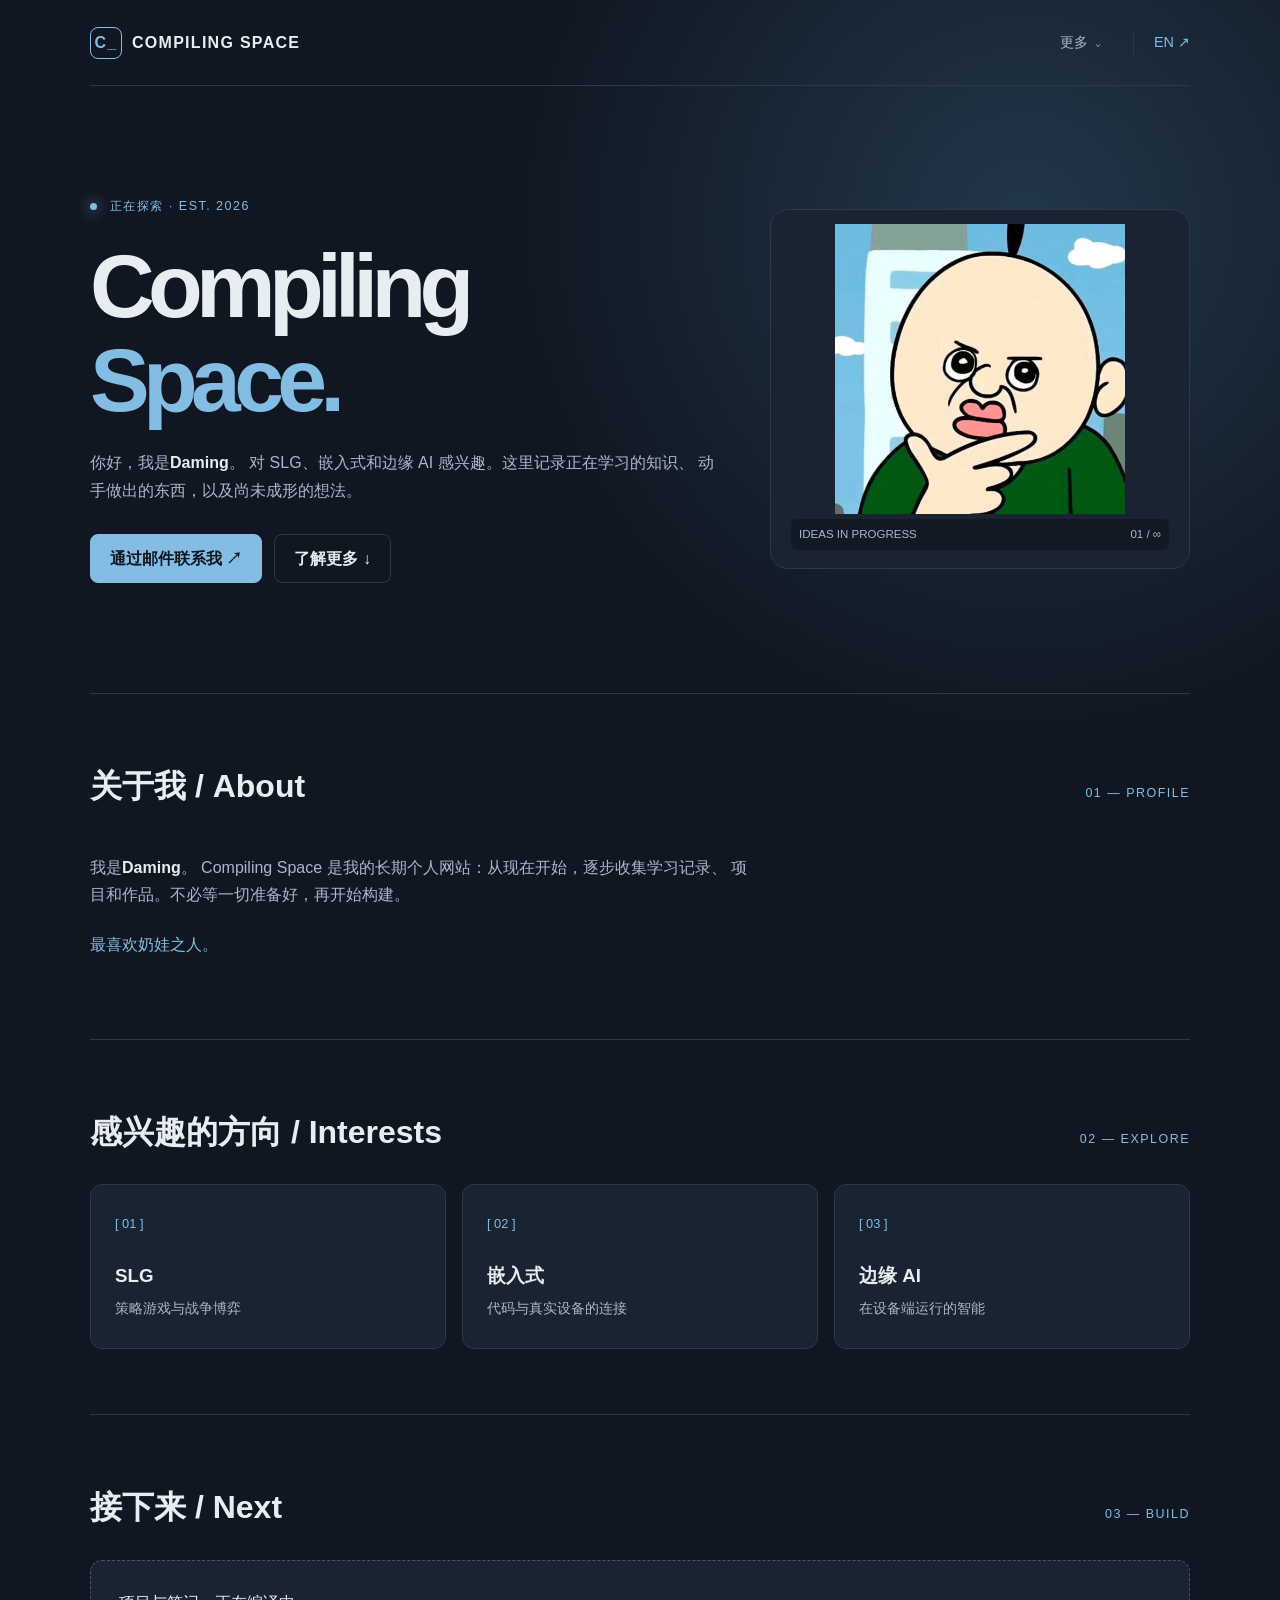
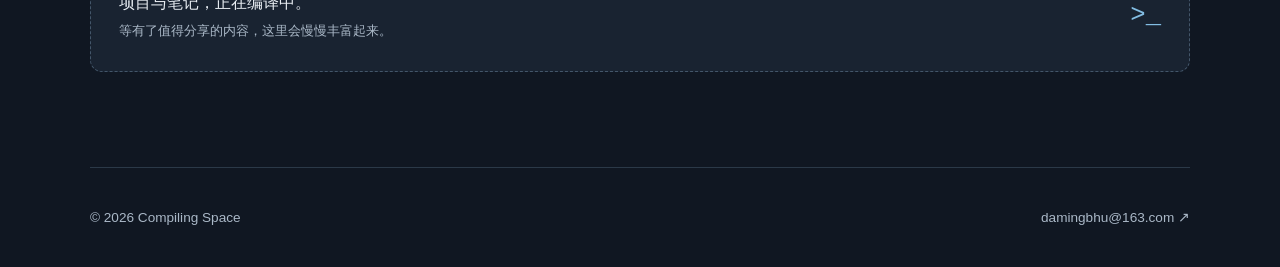
<file: index.html>
<!doctype html>
<html lang="zh-CN">
  <head>
    <meta charset="UTF-8" />
    <meta name="viewport" content="width=device-width, initial-scale=1.0" />
    <meta http-equiv="refresh" content="0;url=./zh/" />
    <title>Compiling Space</title>
  </head>
  <body>
    <p>正在进入 Compiling Space…… <a href="./zh/">点击进入中文版</a></p>
  </body>
</html>
</file>
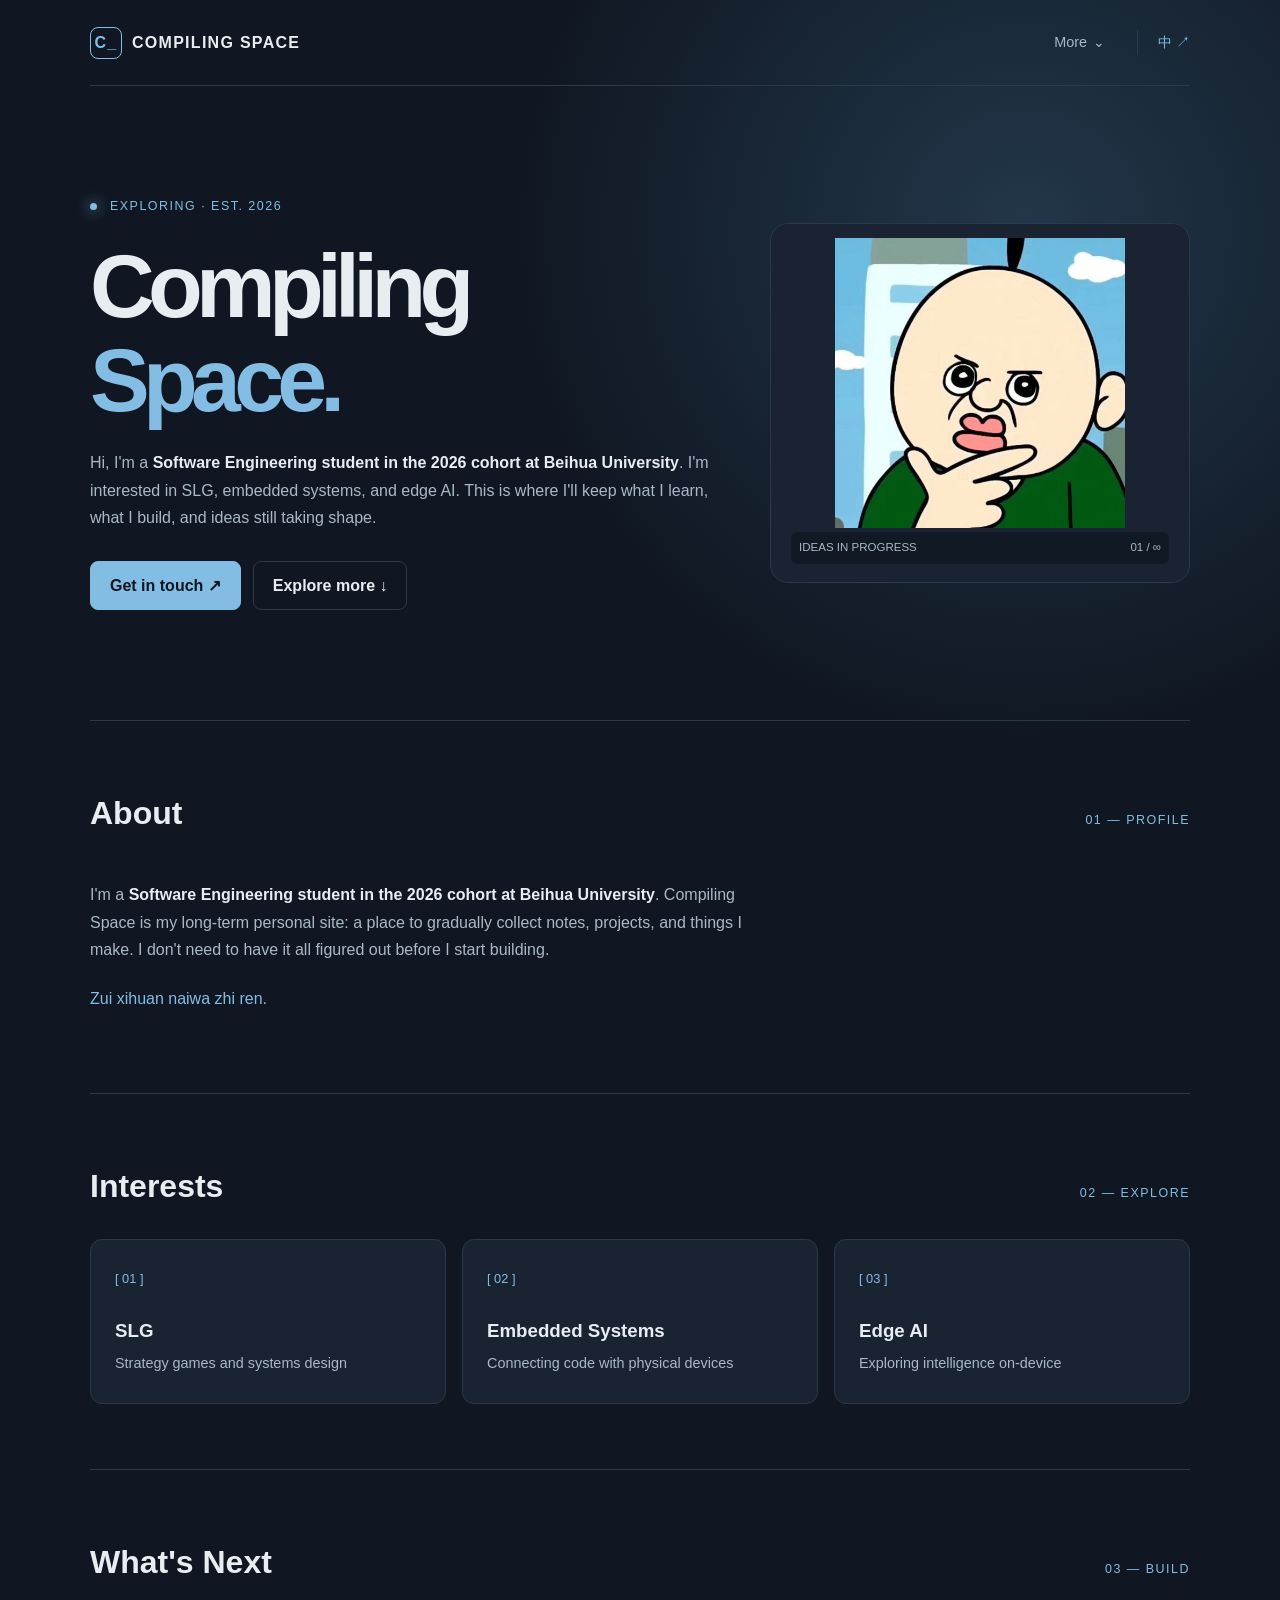
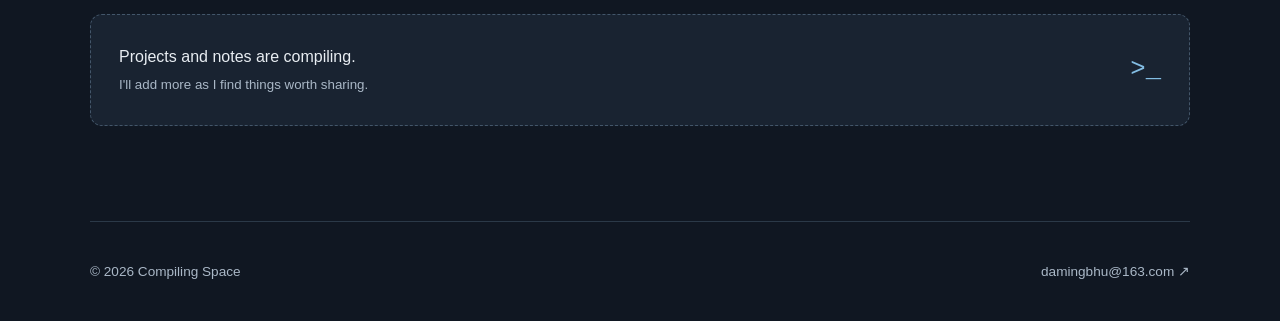
<file: en/index.html>
<!doctype html>
<html lang="en">
  <head>
    <meta charset="UTF-8" />
    <meta name="viewport" content="width=device-width, initial-scale=1.0" />
    <meta
      name="description"
      content="Compiling Space: a personal site by a Software Engineering student at Beihua University, interested in SLG, embedded systems, and edge AI."
    />
    <meta name="theme-color" content="#101722" />
    <title>Compiling Space — A Personal Space</title>
    <link rel="stylesheet" href="../styles.css?v=6" />
  </head>

  <body>
    <header class="site-header container">
      <a class="brand" href="./" aria-label="Compiling Space home">
        <span class="brand-mark" aria-hidden="true">C_</span>
        <span>COMPILING SPACE</span>
      </a>
      <nav class="site-nav" aria-label="Main navigation">
        <details class="more-menu">
          <summary aria-label="Open more navigation">
            More
            <span aria-hidden="true">⌄</span>
          </summary>
          <div class="more-menu-panel">
            <a href="../notes/">Notes</a>
            <a href="#about">About</a>
            <a href="mailto:damingbhu@163.com">Contact</a>
          </div>
        </details>
        <a class="language-switch" href="../zh/" lang="zh-CN">中 ↗</a>
      </nav>
    </header>

    <main class="container">
      <section class="hero">
        <div>
          <div class="eyebrow">
            <span class="status-dot" aria-hidden="true"></span>
            EXPLORING · EST. 2026
          </div>
          <h1>Compiling<br /><span>Space.</span></h1>
          <p class="hero-description">
            Hi, I'm a <strong>Software Engineering student in the 2026
            cohort at Beihua University</strong>. I'm interested in SLG,
            embedded systems, and edge AI. This is where I'll keep what
            I learn, what I build, and ideas still taking shape.
          </p>
          <div class="hero-actions">
            <a class="button button-primary" href="mailto:damingbhu@163.com">
              Get in touch ↗
            </a>
            <a class="button" href="#about">Explore more ↓</a>
          </div>
        </div>
        <div class="orbit-panel" aria-hidden="true">
          <span class="orbit"></span>
          <span class="orbit"></span>
          <span class="orbit-center">C_</span>
          <div class="orbit-caption">
            <span>IDEAS IN PROGRESS</span>
            <span>01 / ∞</span>
          </div>
        </div>
      </section>

      <section class="section" id="about">
        <div class="section-heading">
          <h2>About</h2>
          <span class="section-index">01 — PROFILE</span>
        </div>
        <p class="about-copy">
          I'm a <strong>Software Engineering student in the 2026 cohort
          at Beihua University</strong>. Compiling Space is my long-term
          personal site: a place to gradually collect notes, projects,
          and things I make. I don't need to have it all figured out
          before I start building.
        </p>
        <p class="personal-note">Zui xihuan naiwa zhi ren.</p>
      </section>

      <section class="section">
        <div class="section-heading">
          <h2>Interests</h2>
          <span class="section-index">02 — EXPLORE</span>
        </div>
        <div class="interests">
          <article class="interest-card">
            <span class="card-number">[ 01 ]</span>
            <h3>SLG</h3>
            <p>Strategy games and systems design</p>
          </article>
          <article class="interest-card">
            <span class="card-number">[ 02 ]</span>
            <h3>Embedded Systems</h3>
            <p>Connecting code with physical devices</p>
          </article>
          <article class="interest-card">
            <span class="card-number">[ 03 ]</span>
            <h3>Edge AI</h3>
            <p>Exploring intelligence on-device</p>
          </article>
        </div>
      </section>

      <section class="section">
        <div class="section-heading">
          <h2>What's Next</h2>
          <span class="section-index">03 — BUILD</span>
        </div>
        <div class="coming-soon">
          <div>
            <p>Projects and notes are compiling.</p>
            <small>I'll add more as I find things worth sharing.</small>
          </div>
          <span class="prompt" aria-hidden="true">&gt;_</span>
        </div>
      </section>
    </main>

    <footer class="site-footer container">
      <span>© 2026 Compiling Space</span>
      <a href="mailto:damingbhu@163.com">damingbhu@163.com ↗</a>
    </footer>
    <script src="../assets/site.js"></script>
  </body>
</html>
</file>
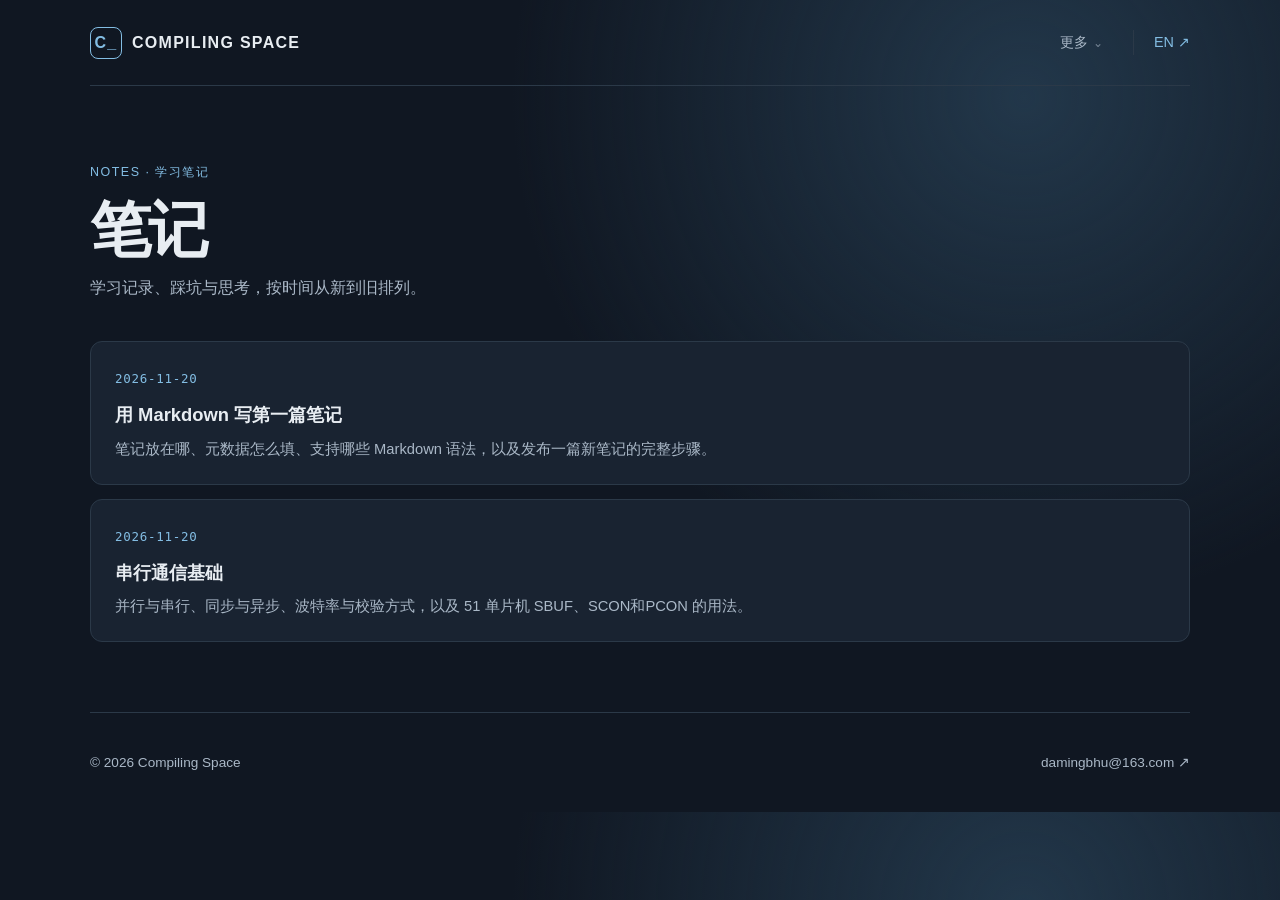
<file: notes/index.html>
<!doctype html>
<html lang="zh-CN">
  <head>
    <meta charset="UTF-8" />
    <meta name="viewport" content="width=device-width, initial-scale=1.0" />
    <meta name="description" content="Compiling Space 笔记：学习记录、踩坑与思考，按时间倒序排列。" />
    <meta name="theme-color" content="#101722" />
    <title>笔记 — Compiling Space</title>
    <link rel="stylesheet" href="../styles.css?v=6" />
  </head>

  <body>
    <header class="site-header container">
      <a class="brand" href="../zh/" aria-label="Compiling Space 首页">
        <span class="brand-mark" aria-hidden="true">C_</span>
        <span>COMPILING SPACE</span>
      </a>
      <nav class="site-nav" aria-label="主导航">
        <details class="more-menu">
          <summary aria-label="打开更多导航">
            更多
            <span aria-hidden="true">⌄</span>
          </summary>
          <div class="more-menu-panel">
            <a href="../zh/">返回主页</a>
            <a href="../zh/#about">关于</a>
            <a href="mailto:damingbhu@163.com">联系</a>
          </div>
        </details>
        <a class="language-switch" href="../en/" lang="en">EN ↗</a>
      </nav>
    </header>

    <main class="container">
      <section class="notes-hero">
        <div class="eyebrow">NOTES · 学习笔记</div>
        <h1>笔记</h1>
        <p class="notes-lead">学习记录、踩坑与思考，按时间从新到旧排列。</p>
      </section>

      <section class="notes-section" aria-label="笔记列表">
        <ul class="notes-list" id="notes-list"></ul>
        <p class="notes-status" id="notes-status">正在加载笔记……</p>
        <noscript>
          <p class="notes-status">需要启用 JavaScript 才能显示笔记列表。</p>
        </noscript>
      </section>
    </main>

    <footer class="site-footer container">
      <span>© 2026 Compiling Space</span>
      <a href="mailto:damingbhu@163.com">damingbhu@163.com ↗</a>
    </footer>

    <script src="../assets/site.js"></script>
    <script>
      (function () {
        var list = document.getElementById("notes-list");
        var status = document.getElementById("notes-status");

        fetch("notes.json", { cache: "no-cache" })
          .then(function (response) {
            if (!response.ok) throw new Error("HTTP " + response.status);
            return response.json();
          })
          .then(function (data) {
            var posts = (data && data.posts ? data.posts : []).slice();

            posts.sort(function (a, b) {
              return String(b.date).localeCompare(String(a.date));
            });

            if (!posts.length) {
              status.textContent = "还没有笔记，去写第一篇吧。";
              return;
            }

            posts.forEach(function (post) {
              var item = document.createElement("li");
              var link = document.createElement("a");
              link.className = "note-card";
              link.href = "note.html?post=" + encodeURIComponent(post.slug);

              var date = document.createElement("span");
              date.className = "note-date";
              date.textContent = post.date;

              var title = document.createElement("h2");
              title.textContent = post.title;

              link.append(date, title);

              if (post.summary) {
                var summary = document.createElement("p");
                summary.textContent = post.summary;
                link.append(summary);
              }

              item.append(link);
              list.append(item);
            });

            status.hidden = true;
          })
          .catch(function (error) {
            status.textContent = "笔记列表加载失败（" + error.message + "）。请通过 GitHub Pages 或本地服务器访问本页。";
          });
      })();
    </script>
  </body>
</html>
</file>
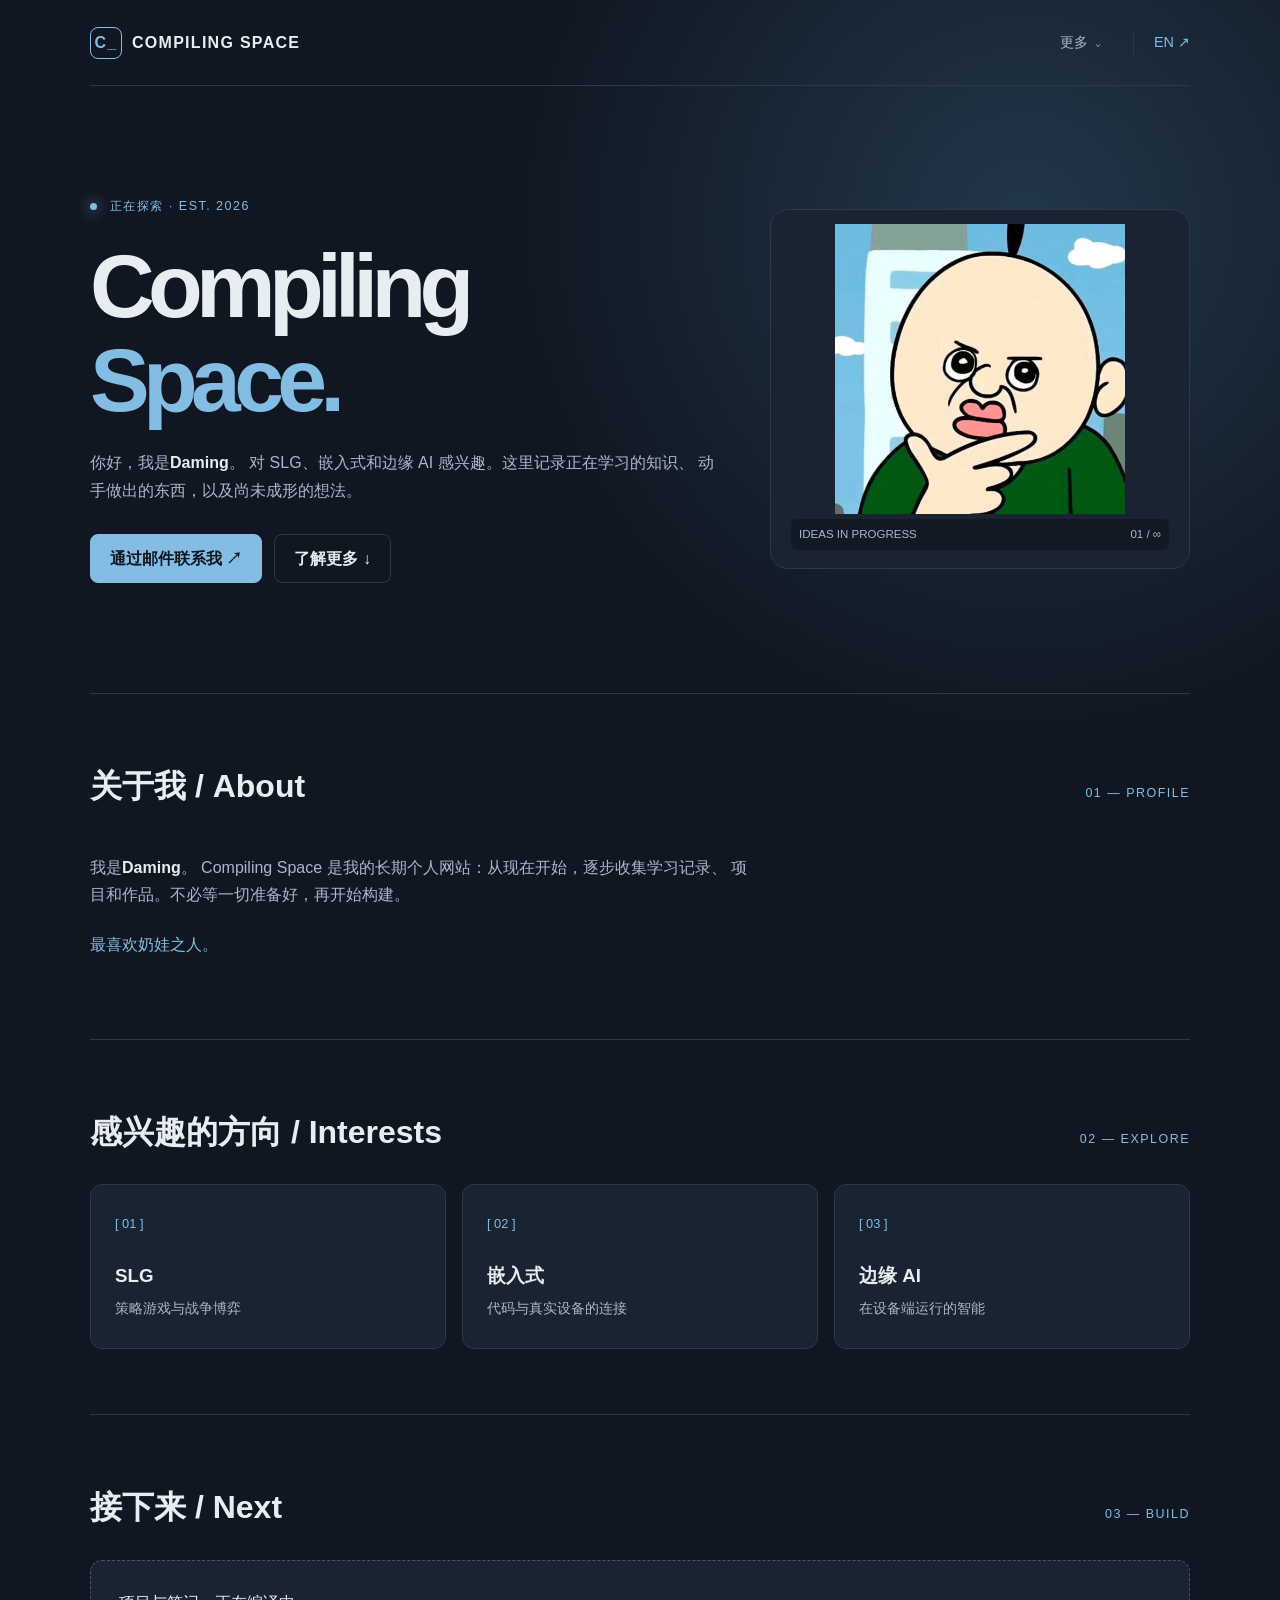
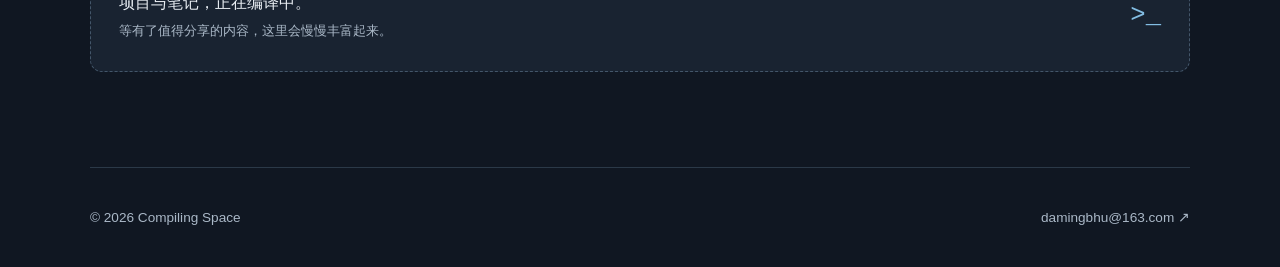
<file: zh/index.html>
<!doctype html>
<html lang="zh-CN">
  <head>
    <meta charset="UTF-8" />
    <meta name="viewport" content="width=device-width, initial-scale=1.0" />
    <meta name="description" content="Compiling Space：Daming的个人博客,软件工程专业，目前关注 SLG、嵌入式与边缘 AI。" />
    <meta name="theme-color" content="#101722" />
    <title>Compiling Space — 个人空间</title>
    <link rel="stylesheet" href="../styles.css?v=6" />

  </head>
  <body>
    <header class="site-header container">
      <a class="brand" href="./" aria-label="Compiling Space 首页">
        <span class="brand-mark" aria-hidden="true">C_</span>
        <span>COMPILING SPACE</span>
      </a>
      <nav class="site-nav" aria-label="主导航">
        <details class="more-menu">
          <summary aria-label="打开更多导航">
            更多
            <span aria-hidden="true">⌄</span>
          </summary>
          <div class="more-menu-panel">
            <a href="../notes/">笔记</a>
            <a href="#about">关于</a>
            <a href="mailto:damingbhu@163.com">联系</a>
          </div>
        </details>
        <a class="language-switch" href="../en/" lang="en">EN ↗</a>
      </nav>

    </header>

    <main class="container">
      <section class="hero">
        <div>
          <div class="eyebrow">
            <span class="status-dot" aria-hidden="true"></span>
            正在探索 · EST. 2026
          </div>
          <h1>Compiling<br /><span>Space.</span></h1>
          <p class="hero-description">
            你好，我是<strong>Daming</strong>。
            对 SLG、嵌入式和边缘 AI 感兴趣。这里记录正在学习的知识、
            动手做出的东西，以及尚未成形的想法。
          </p>
          <div class="hero-actions">
            <a class="button button-primary" href="mailto:damingbhu@163.com">通过邮件联系我 ↗</a>
            <a class="button" href="#about">了解更多 ↓</a>
          </div>
        </div>
        <div class="orbit-panel" aria-hidden="true">
          <span class="orbit"></span>
          <span class="orbit"></span>
          <span class="orbit-center">C_</span>
          <div class="orbit-caption">
            <span>IDEAS IN PROGRESS</span>
            <span>01 / ∞</span>
          </div>
        </div>
      </section>

      <section class="section" id="about">
        <div class="section-heading">
          <h2>关于我 / About</h2>
          <span class="section-index">01 — PROFILE</span>
        </div>
        <p class="about-copy">
          我是<strong>Daming</strong>。
          Compiling Space 是我的长期个人网站：从现在开始，逐步收集学习记录、
          项目和作品。不必等一切准备好，再开始构建。
        </p>
        <p class="personal-note">最喜欢奶娃之人。</p>
      </section>

      <section class="section">
        <div class="section-heading">
          <h2>感兴趣的方向 / Interests</h2>
          <span class="section-index">02 — EXPLORE</span>
        </div>
        <div class="interests">
          <article class="interest-card">
            <span class="card-number">[ 01 ]</span>
            <h3>SLG</h3>
            <p>策略游戏与战争博弈</p>
          </article>
          <article class="interest-card">
            <span class="card-number">[ 02 ]</span>
            <h3>嵌入式</h3>
            <p>代码与真实设备的连接</p>
          </article>
          <article class="interest-card">
            <span class="card-number">[ 03 ]</span>
            <h3>边缘 AI</h3>
            <p>在设备端运行的智能</p>
          </article>
        </div>
      </section>

      <section class="section">
        <div class="section-heading">
          <h2>接下来 / Next</h2>
          <span class="section-index">03 — BUILD</span>
        </div>
        <div class="coming-soon">
          <div>
            <p>项目与笔记，正在编译中。</p>
            <small>等有了值得分享的内容，这里会慢慢丰富起来。</small>
          </div>
          <span class="prompt" aria-hidden="true">&gt;_</span>
        </div>
      </section>
    </main>

    <footer class="site-footer container">
      <span>© 2026 Compiling Space</span>
      <a href="mailto:damingbhu@163.com">damingbhu@163.com ↗</a>
    </footer>
    <script src="../assets/site.js"></script>

  </body>
</html>
</file>
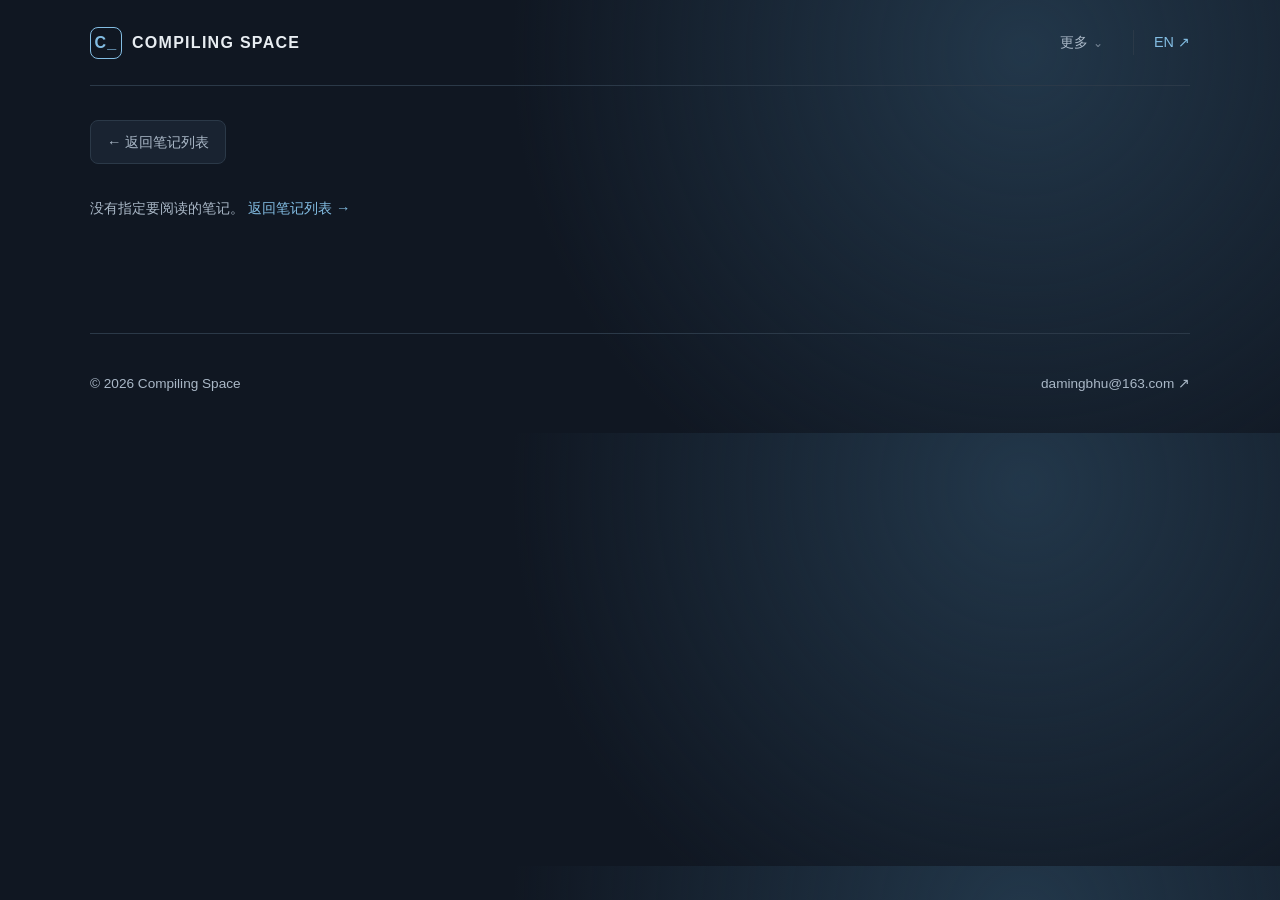
<file: notes/note.html>
<!doctype html>
<html lang="zh-CN">
  <head>
    <meta charset="UTF-8" />
    <meta name="viewport" content="width=device-width, initial-scale=1.0" />
    <meta name="description" content="Compiling Space 笔记详情。" />
    <meta name="theme-color" content="#101722" />
    <title>笔记 — Compiling Space</title>
    <link rel="stylesheet" href="../styles.css?v=6" />
  </head>

  <body>
    <header class="site-header container">
      <a class="brand" href="../zh/" aria-label="Compiling Space 首页">
        <span class="brand-mark" aria-hidden="true">C_</span>
        <span>COMPILING SPACE</span>
      </a>
      <nav class="site-nav" aria-label="主导航">
        <details class="more-menu">
          <summary aria-label="打开更多导航">
            更多
            <span aria-hidden="true">⌄</span>
          </summary>
          <div class="more-menu-panel">
            <a href="../zh/">返回主页</a>
            <a href="../zh/#about">关于</a>
            <a href="mailto:damingbhu@163.com">联系</a>
          </div>
        </details>
        <a class="language-switch" href="../en/" lang="en">EN ↗</a>
      </nav>
    </header>

    <main class="container">
      <section class="note-page">
        <a class="note-back" href="./">← 返回笔记列表</a>
        <p class="note-meta" id="note-meta" hidden></p>
        <article class="note-body" id="note-body"></article>
        <p class="notes-status" id="note-status">正在加载笔记……</p>
        <div class="note-foot" id="note-foot" hidden>
          <a class="note-back" href="./">← 返回笔记列表</a>
        </div>
        <noscript>
          <p class="notes-status">需要启用 JavaScript 才能阅读笔记。</p>
        </noscript>
      </section>
    </main>

    <footer class="site-footer container">
      <span>© 2026 Compiling Space</span>
      <a href="mailto:damingbhu@163.com">damingbhu@163.com ↗</a>
    </footer>

    <script src="../assets/marked.min.js"></script>
    <script src="../assets/site.js"></script>
    <script>
      (function () {
        var slug = new URLSearchParams(location.search).get("post");
        var body = document.getElementById("note-body");
        var meta = document.getElementById("note-meta");
        var status = document.getElementById("note-status");

        function fail(message) {
          body.textContent = "";
          status.textContent = message;
          var back = document.createElement("a");
          back.href = "./";
          back.textContent = " 返回笔记列表 →";
          status.append(back);
        }

        function absolutize(html, baseDir) {
          var template = document.createElement("template");
          template.innerHTML = html;
          var nodes = template.content.querySelectorAll("img[src], a[href]");

          Array.prototype.forEach.call(nodes, function (el) {
            var attr = el.tagName === "IMG" ? "src" : "href";
            var value = el.getAttribute(attr);
            if (!value || /^([a-z][a-z0-9+.-]*:|\/\/|#|\/)/i.test(value)) return;
            el.setAttribute(attr, baseDir + value);
          });

          return template.innerHTML;
        }

        if (!slug) {
          fail("没有指定要阅读的笔记。");
          return;
        }

        if (typeof marked === "undefined") {
          fail("Markdown 渲染库加载失败，请刷新重试。");
          return;
        }

        marked.setOptions({ gfm: true, breaks: false });

        fetch("notes.json", { cache: "no-cache" })
          .then(function (response) {
            if (!response.ok) throw new Error("HTTP " + response.status);
            return response.json();
          })
          .then(function (data) {
            var post = null;
            (data.posts || []).forEach(function (item) {
              if (item.slug === slug) post = item;
            });

            if (!post) throw new Error("找不到这篇笔记");

            document.title = post.title + " — Compiling Space";
            meta.textContent = post.date;

            return fetch(post.file, { cache: "no-cache" })
              .then(function (response) {
                if (!response.ok) throw new Error("HTTP " + response.status);
                return response.text();
              })
              .then(function (text) {
                var baseDir = post.file.replace(/[^/]*$/, "");
                body.innerHTML = absolutize(marked.parse(text), baseDir);

                if (!body.querySelector("h1")) {
                  var heading = document.createElement("h1");
                  heading.textContent = post.title;
                  body.insertBefore(heading, body.firstChild);
                }

                meta.hidden = false;
                status.hidden = true;
                document.getElementById("note-foot").hidden = false;
              });
          })
          .catch(function (error) {
            fail("笔记加载失败：" + error.message + "。");
          });
      })();
    </script>
  </body>
</html>
</file>
<file: styles.css>
:root {
  color-scheme: dark;
  --bg: #101722;
  --card: #192331;
  --text: #e8edf2;
  --muted: #aab8c7;
  --accent: #83bde3;
  --line: #2b3948;
}

* { box-sizing: border-box; }

html { scroll-behavior: smooth; }

body {
  margin: 0;
  background: radial-gradient(circle at 80% 12%, #22374a 0, transparent 32rem), var(--bg);
  color: var(--text);
  font-family: -apple-system, BlinkMacSystemFont, "Segoe UI", "PingFang SC", "Microsoft YaHei", sans-serif;
  line-height: 1.7;
}

a { color: inherit; text-decoration: none; }
a:hover { color: var(--accent); }
a:focus-visible { outline: 2px solid var(--accent); outline-offset: 4px; }

.container { width: min(100% - 40px, 1100px); margin: auto; }

.site-header, .site-footer {
  display: flex;
  align-items: center;
  justify-content: space-between;
  gap: 20px;
  border-bottom: 1px solid var(--line);
}

.site-header { min-height: 86px; }
.site-footer {
  min-height: 100px;
  margin-top: 30px;
  border-top: 1px solid var(--line);
  border-bottom: 0;
  color: var(--muted);
  font-size: .85rem;
}

.brand { display: flex; align-items: center; gap: 10px; font-weight: 750; letter-spacing: .08em; }
.brand-mark {
  display: grid;
  width: 32px;
  height: 32px;
  place-items: center;
  border: 1px solid var(--accent);
  border-radius: 8px;
  color: var(--accent);
}

.site-nav { display: flex; align-items: center; gap: 22px; color: var(--muted); font-size: .9rem; }
.language-switch { padding-left: 20px; border-left: 1px solid var(--line); color: var(--accent); }

.hero {
  display: grid;
  grid-template-columns: 1.2fr .8fr;
  align-items: center;
  gap: 50px;
  padding: 110px 0;
}

.eyebrow, .section-index { color: var(--accent); font-size: .78rem; letter-spacing: .12em; }
.status-dot {
  display: inline-block;
  width: 7px;
  height: 7px;
  margin-right: 8px;
  border-radius: 50%;
  background: var(--accent);
  box-shadow: 0 0 14px var(--accent);
}

.hero h1 {
  margin: 22px 0;
  font-size: clamp(3.3rem, 7vw, 6.4rem);
  letter-spacing: -.075em;
  line-height: 1.05;
}

.hero h1 span, .personal-note { color: var(--accent); }
.hero-description, .about-copy { max-width: 660px; color: var(--muted); }
.hero-description strong, .about-copy strong { color: var(--text); }

.hero-actions { display: flex; flex-wrap: wrap; gap: 12px; margin-top: 30px; }
.button {
  display: inline-block;
  padding: 10px 19px;
  border: 1px solid var(--line);
  border-radius: 8px;
  font-weight: 600;
}
.button-primary { border-color: var(--accent); background: var(--accent); color: var(--bg); }
.button-primary:hover { background: #a0d0ef; color: var(--bg); }

.orbit-panel {
  position: relative;
  display: grid;
  min-height: 360px;
  overflow: hidden;
  place-items: center;
  border: 1px solid var(--line);
  border-radius: 18px;
  background: var(--card);
}
.orbit {
  position: absolute;
  width: 245px;
  height: 245px;
  border: 1px solid #547892;
  border-radius: 50%;
  transform: rotate(-28deg) scaleY(.72);
}
.orbit:nth-child(2) { width: 190px; height: 190px; transform: rotate(38deg) scaleY(.72); }
.orbit-center {
  position: relative;
  display: grid;
  width: 100px;
  height: 100px;
  place-items: center;
  border: 1px solid var(--accent);
  border-radius: 22px;
  background: #1d3041;
  color: var(--accent);
  font-size: 2.4rem;
  font-weight: bold;
}
.orbit-caption {
  position: absolute;
  right: 20px;
  bottom: 18px;
  left: 20px;
  display: flex;
  justify-content: space-between;
  color: var(--muted);
  font-size: .72rem;
}

.section { padding: 65px 0; border-top: 1px solid var(--line); }
.section-heading { display: flex; justify-content: space-between; align-items: baseline; gap: 15px; }
.section-heading h2 { margin: 0 0 25px; font-size: clamp(1.5rem, 3vw, 2rem); }
.personal-note { margin-top: 22px; }

.interests { display: grid; grid-template-columns: repeat(3, 1fr); gap: 16px; }
.interest-card {
  min-height: 165px;
  padding: 24px;
  border: 1px solid var(--line);
  border-radius: 12px;
  background: var(--card);
}
.card-number { color: var(--accent); font-size: .8rem; }
.interest-card h3 { margin: 24px 0 4px; }
.interest-card p { margin: 0; color: var(--muted); font-size: .9rem; }

.coming-soon {
  display: flex;
  align-items: center;
  justify-content: space-between;
  gap: 20px;
  padding: 28px;
  border: 1px dashed #43566a;
  border-radius: 12px;
  background: var(--card);
}
.coming-soon p { margin: 0; }
.coming-soon small { color: var(--muted); }
.prompt { color: var(--accent); font-family: monospace; font-size: 1.6rem; }

@media (max-width: 760px) {
  .hero { grid-template-columns: 1fr; padding: 75px 0; }
  .orbit-panel { min-height: 280px; }
  .interests { grid-template-columns: 1fr; }
}
@media (max-width: 480px) {
  .brand { font-size: .74rem; }
  .site-nav { gap: 12px; font-size: .8rem; }
  .language-switch { padding-left: 12px; }
  .section { padding: 50px 0; }
}
/* 首页人物图片：同时作用于中文和英文页面 */
.orbit-panel::before {
  content: "";
  position: absolute;
  inset: 14px 14px 54px;
  border-radius: 12px;
  background: url("naiwa.jpg") center / contain no-repeat;
}

.orbit-panel .orbit,
.orbit-panel .orbit-center {
  display: none;
}

.orbit-caption {
  z-index: 1;
  padding: 6px 8px;
  border-radius: 6px;
  background: rgba(16, 23, 34, 0.8);
}

/* 顶部「更多」浮动菜单 */
.more-menu {
  position: relative;
}

.more-menu summary {
  display: flex;
  align-items: center;
  gap: 6px;
  min-height: 44px;
  padding: 0 10px;
  border-radius: 8px;
  cursor: pointer;
  list-style: none;
  user-select: none;
}

.more-menu summary::-webkit-details-marker {
  display: none;
}

.more-menu summary:hover,
.more-menu summary:focus-visible,
.more-menu[open] summary {
  background: rgba(131, 189, 227, 0.14);
  color: var(--accent);
}

.more-menu summary:focus-visible {
  outline: 2px solid var(--accent);
  outline-offset: 2px;
}

.more-menu summary span {
  display: inline-block;
  transition: transform 0.2s ease;
}

.more-menu[open] summary span {
  transform: rotate(180deg);
}

.more-menu-panel {
  position: absolute;
  z-index: 20;
  top: 100%;
  right: 0;
  display: flex;
  flex-direction: column;
  min-width: 168px;
  max-width: calc(100vw - 32px);
  padding: 8px;
  border: 1px solid var(--line);
  border-radius: 12px;
  background: var(--card);
  box-shadow: 0 18px 36px rgba(0, 0, 0, 0.38);
}

.more-menu-panel a {
  display: flex;
  align-items: center;
  min-height: 44px;
  padding: 0 12px;
  border-radius: 7px;
  white-space: nowrap;
}

.more-menu-panel a:hover,
.more-menu-panel a:focus-visible {
  background: #26384a;
  color: var(--accent);
}

@media (max-width: 480px) {
  .more-menu summary { padding: 0 6px; }
  .more-menu-panel { min-width: 150px; }
}

/* 笔记列表页 */
.notes-hero { padding: 76px 0 34px; }
.notes-hero h1 {
  margin: 14px 0 10px;
  font-size: clamp(2.4rem, 6vw, 3.8rem);
  letter-spacing: -.05em;
  line-height: 1.1;
}
.notes-lead { max-width: 620px; margin: 0; color: var(--muted); }

.notes-section { padding: 6px 0 40px; }

.notes-list { display: grid; gap: 14px; margin: 0; padding: 0; list-style: none; }

.note-card {
  display: block;
  padding: 22px 24px;
  border: 1px solid var(--line);
  border-radius: 12px;
  background: var(--card);
  transition: border-color .18s ease, background-color .18s ease;
}
.note-card:hover, .note-card:focus-visible {
  border-color: var(--accent);
  color: inherit;
}
.note-card h2 { margin: 8px 0 6px; font-size: 1.15rem; }
.note-card p { margin: 0; color: var(--muted); font-size: .92rem; }
.note-date {
  color: var(--accent);
  font-family: ui-monospace, SFMono-Regular, Menlo, Consolas, monospace;
  font-size: .78rem;
  letter-spacing: .06em;
}

.notes-status { padding: 18px 0; color: var(--muted); font-size: .9rem; }
.notes-status a { color: var(--accent); }

/* 笔记详情页 */
.note-page { padding: 34px 0 50px; }
.note-back {
  display: inline-flex;
  align-items: center;
  gap: 6px;
  min-height: 44px;
  padding: 0 16px;
  border: 1px solid var(--line);
  border-radius: 8px;
  background: var(--card);
  color: var(--muted);
  font-size: .9rem;
}
.note-back:hover, .note-back:focus-visible {
  border-color: var(--accent);
  color: var(--accent);
}

.note-foot {
  max-width: 760px;
  margin-top: 46px;
  padding-top: 26px;
  border-top: 1px solid var(--line);
}

.note-meta {
  margin: 6px 0 30px;
  color: var(--accent);
  font-family: ui-monospace, SFMono-Regular, Menlo, Consolas, monospace;
  font-size: .78rem;
  letter-spacing: .06em;
}

.note-body { max-width: 760px; }
.note-body h1 {
  margin: 0 0 22px;
  font-size: clamp(1.9rem, 4.5vw, 2.7rem);
  letter-spacing: -.045em;
  line-height: 1.2;
}
.note-body h2 {
  margin: 42px 0 14px;
  padding-bottom: 8px;
  border-bottom: 1px solid var(--line);
  font-size: 1.4rem;
}
.note-body h3 { margin: 30px 0 10px; font-size: 1.12rem; }
.note-body p, .note-body li { color: var(--muted); }
.note-body strong { color: var(--text); }
.note-body a {
  color: var(--accent);
  text-decoration: underline;
  text-underline-offset: 3px;
  overflow-wrap: anywhere;
}
.note-body ul, .note-body ol { padding-left: 22px; }
.note-body li { margin: 6px 0; }
.note-body li > ul, .note-body li > ol { margin: 6px 0; }
.note-body img {
  max-width: 100%;
  height: auto;
  border: 1px solid var(--line);
  border-radius: 10px;
}
.note-body blockquote {
  margin: 22px 0;
  padding: 6px 18px;
  border-left: 3px solid var(--accent);
  border-radius: 0 8px 8px 0;
  background: rgba(131, 189, 227, .07);
}
.note-body blockquote p { margin: 8px 0; }
.note-body code {
  padding: 2px 6px;
  border: 1px solid var(--line);
  border-radius: 5px;
  background: #0d141d;
  color: #cfe3f2;
  font-family: ui-monospace, SFMono-Regular, Menlo, Consolas, monospace;
  font-size: .88em;
  overflow-wrap: anywhere;
}
.note-body pre {
  margin: 20px 0;
  padding: 16px 18px;
  overflow-x: auto;
  border: 1px solid var(--line);
  border-radius: 10px;
  background: #0d141d;
  -webkit-overflow-scrolling: touch;
}
.note-body pre code {
  padding: 0;
  border: 0;
  background: none;
  color: #d7e4ef;
  font-size: .86rem;
  line-height: 1.65;
  overflow-wrap: normal;
}
.note-body table {
  display: block;
  width: 100%;
  margin: 20px 0;
  overflow-x: auto;
  border-collapse: collapse;
  font-size: .9rem;
}
.note-body th, .note-body td {
  padding: 8px 12px;
  border: 1px solid var(--line);
  text-align: left;
  white-space: nowrap;
}
.note-body th { background: #1d2a38; color: var(--text); }
.note-body td { color: var(--muted); }
.note-body hr { margin: 36px 0; border: 0; border-top: 1px solid var(--line); }

@media (max-width: 480px) {
  .notes-hero { padding: 54px 0 26px; }
  .note-card { padding: 18px 18px; }
  .note-body pre { padding: 14px; border-radius: 8px; }
}
</file>
